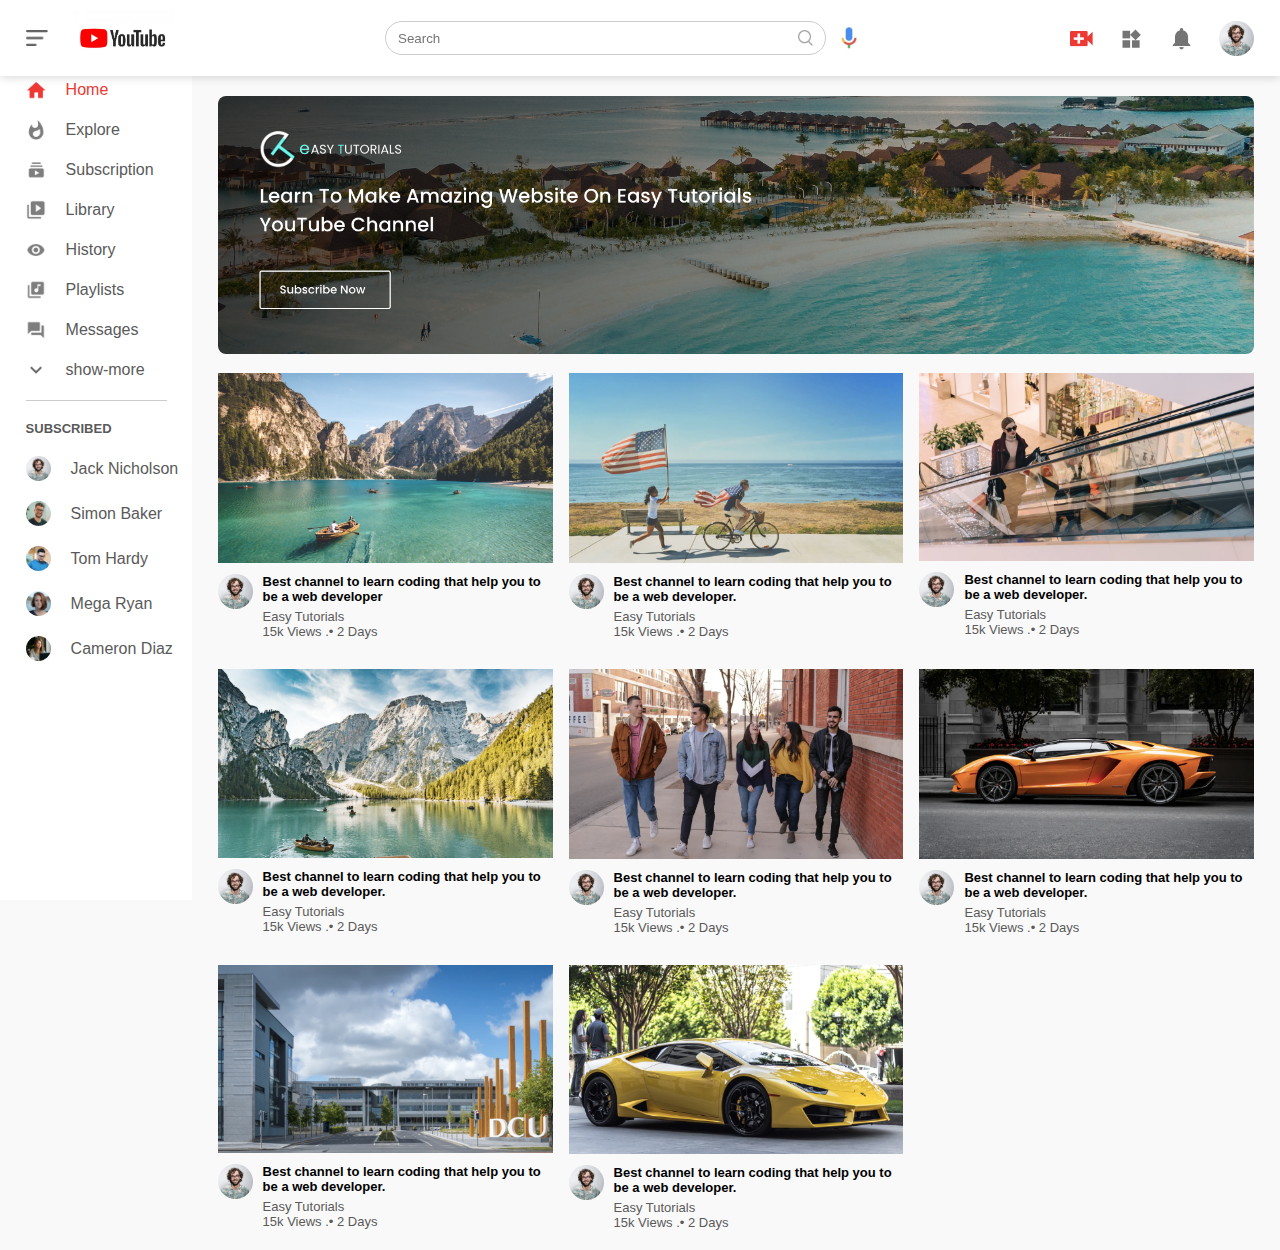
<file: project3/index.html>
<!DOCTYPE html>
<html lang="en">
<head>
    <meta charset="UTF-8">
    <meta http-equiv="X-UA-Compatible" content="IE=edge">
    <meta name="viewport" content="width=device-width, initial-scale=1.0">
    <title>Youtube Website</title>
    <link rel="stylesheet" href="style.css">
</head>
<body>

    <nav class="flex_div">
        <div class="nav-left flex_div">
            <img src="menu.png" class="menu-icon">
            <img src="youtubelogo.jpg" class="logo">
        </div>
        <div class="nav-middle flex_div">
            <div class="search-box flex_div">
                <input type="text" placeholder="Search">
                <img src="search.png">
            </div>
            <img src="voice-search.png" class="mic-icon">
        </div>
        <div class="nav-right flex_div">
        <img src="upload.png">
        <img src="more.png">
        <img src="notification.png">
        <img src="Jack.png" class="user-icon">
        </div>
    </nav>

    <!--Sidebar-->

    <div class="sidebar">
        <div class="shortcut_-links">
            <a href=""><img src="home.png"><p>Home</p></a>
            <a href=""><img src="explore.png"><p>Explore</p></a>
            <a href=""><img src="subscriprion.png"><p>Subscription</p></a>
            <a href=""><img src="library.png"><p>Library</p></a>
            <a href=""><img src="history.png"><p>History</p></a>
            <a href=""><img src="playlist.png"><p>Playlists</p></a>
            <a href=""><img src="messages.png"><p>Messages</p></a>
            <a href=""><img src="show-more.png"><p>show-more</p></a>
            <hr>
        </div>
        <div class="subscribed-list">
        <h3>SUBSCRIBED</h3>
        <a href=""><img src="Jack.png" ><p> Jack Nicholson</p></a>
        <a href=""><img src="simon.png" ><p>Simon Baker</p></a>
        <a href=""><img src="tom.png" ><p>Tom Hardy</p></a>
        <a href=""><img src="megan.png" ><p>Mega Ryan</p></a>
        <a href=""><img src="cameron.png" ><p>Cameron Diaz</p></a>
        </div>
    </div>

    <!--main-->
    <div class="container">
        <div class="banner">
            <img src="banner.png" alt="">
        </div>
        <div class="list-container">
            <div class="vid-list">
                <a href="play-video.html"><img src="thumbnail1.png" class="thumbnail1"></a>
                <div class="flex_div">
                    <img src="Jack.png">
                    <div class="vid-info">
                        <a href="play-video.html">Best channel to learn coding that help you to be a web developer</a>
                        <p>Easy Tutorials</p>
                        <p>15k Views .&bull; 2 Days</p>
                    </div>
                </div>
            </div>

            <div class="vid-list">
                <a href=""><img src="thumbnail2.png" class="thumbnail1"></a>
                <div class="flex_div">
                    <img src="Jack.png">
                    <div class="vid-info">
                        <a href="">Best channel to learn coding that help you to be a web developer.</a>
                        <p>Easy Tutorials</p>
                        <p>15k Views .&bull; 2 Days</p>
                    </div>
                </div>
            </div>

            <div class="vid-list">
                <a href=""><img src="thumbnail3.png" class="thumbnail1"></a>
                <div class="flex_div">
                    <img src="Jack.png">
                    <div class="vid-info">
                        <a href="">Best channel to learn coding that help you to be a web developer.</a>
                        <p>Easy Tutorials</p>
                        <p>15k Views .&bull; 2 Days</p>
                    </div>
                </div>
            </div>

            <div class="vid-list">
                <a href=""><img src="thumbnail4.png" class="thumbnail1"></a>
                <div class="flex_div">
                    <img src="Jack.png">
                    <div class="vid-info">
                        <a href="">Best channel to learn coding that help you to be a web developer.</a>
                        <p>Easy Tutorials</p>
                        <p>15k Views .&bull; 2 Days</p>
                    </div>
                </div>
            </div>

            <div class="vid-list">
                <a href=""><img src="thumbnail5.png" class="thumbnail1"></a>
                <div class="flex_div">
                    <img src="Jack.png">
                    <div class="vid-info">
                        <a href="">Best channel to learn coding that help you to be a web developer.</a>
                        <p>Easy Tutorials</p>
                        <p>15k Views .&bull; 2 Days</p>
                    </div>
                </div>
            </div>
            <div class="vid-list">
                <a href=""><img src="thumbnail6.png" class="thumbnail1"></a>
                <div class="flex_div">
                    <img src="Jack.png">
                    <div class="vid-info">
                        <a href="">Best channel to learn coding that help you to be a web developer.</a>
                        <p>Easy Tutorials</p>
                        <p>15k Views .&bull; 2 Days</p>
                    </div>
                </div>
            </div>

            <div class="vid-list">
                <a href=""><img src="thumbnail7.png" class="thumbnail1"></a>
                <div class="flex_div">
                    <img src="Jack.png">
                    <div class="vid-info">
                        <a href="">Best channel to learn coding that help you to be a web developer.</a>
                        <p>Easy Tutorials</p>
                        <p>15k Views .&bull; 2 Days</p>
                    </div>
                </div>
            </div>

            <div class="vid-list">
                <a href=""><img src="thumbnail8.png" class="thumbnail1"></a>
                <div class="flex_div">
                    <img src="Jack.png">
                    <div class="vid-info">
                        <a href="">Best channel to learn coding that help you to be a web developer.</a>
                        <p>Easy Tutorials</p>
                        <p>15k Views .&bull; 2 Days</p>
                    </div>
                </div>
            </div>

        </div>
    </div>




<script src="script.js"></script>
</body>
</html>
</file>
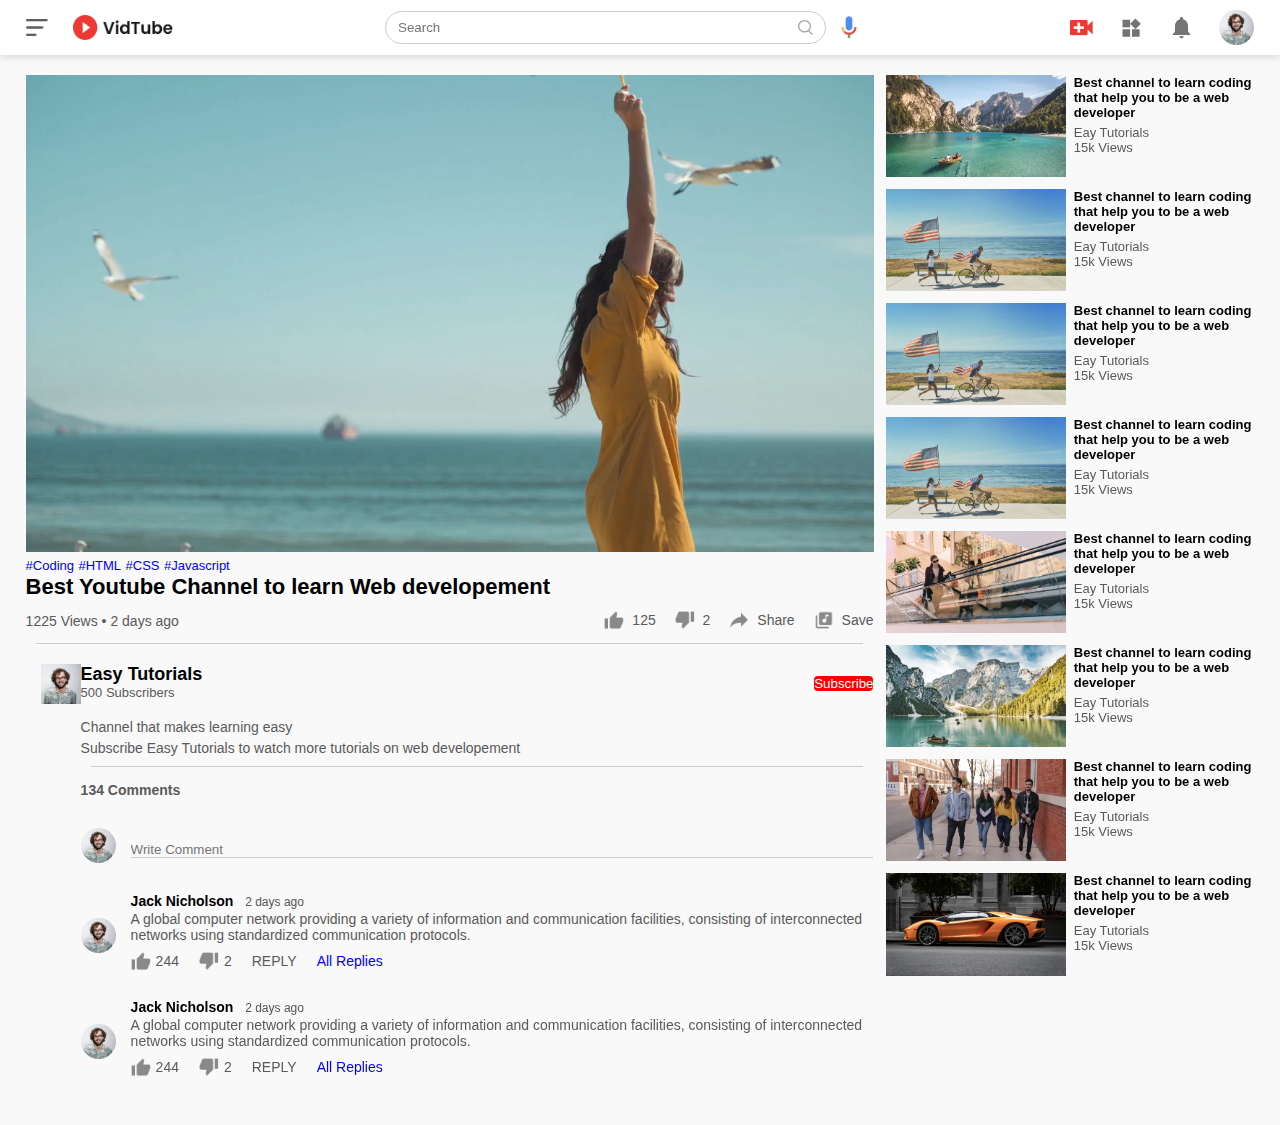
<file: project3/play-video.html>
<!DOCTYPE html>
<html lang="en">
<head>
    <meta charset="UTF-8">
    <meta http-equiv="X-UA-Compatible" content="IE=edge">
    <meta name="viewport" content="width=device-width, initial-scale=1.0">
    <title>Youtube Website</title>
    <link rel="stylesheet" href="style.css">
</head>
<body>
    <nav class="flex_div">
        <div class="nav-left flex_div">
            <img src="menu.png" class="menu-icon">
            <img src="logo.png" class="logo">
        </div>
        <div class="nav-middle flex_div">
            <div class="search-box flex_div">
                <input type="text" placeholder="Search">
                <img src="search.png">
            </div>
            <img src="voice-search.png" class="mic-icon">
        </div>
        <div class="nav-right flex_div">
        <img src="upload.png">
        <img src="more.png">
        <img src="notification.png">
        <img src="Jack.png" class="user-icon">
        </div>
    </nav>

    <div class="container play-container">
        <div class="row">
            <div class="play-video">
                <video  conytrols autoplay="1"& mute="1">
                    <source src="video.mp4" type="video/mp4">
                </video>

                <div class="tags">
                    <a href="">#Coding</a>
                    <a href="">#HTML</a>
                    <a href="">#CSS</a>
                    <a href="">#Javascript</a>
                </div>
                <h3>Best Youtube Channel to learn Web developement</h3>
                <div class="play-video-info">
                    <p>1225 Views &bull; 2 days ago</p>
                    <div>
                        <a href=""><img src="like.png">125</a>
                        <a href=""><img src="dislike.png">2</a>
                        <a href=""><img src="share.png">Share</a>
                        <a href=""><img src="save.png">Save</a>
                    </div>
                </div>
                <hr>
                <div class="plublisher">
                    <img src="Jack.png">
                    <div>
                        <p>Easy Tutorials</p>
                        <span>500 Subscribers</span>
                    </div>
                    <button type="button">Subscribe</button>
                </div>
                <div class="vid-description">
                    <p>Channel that makes learning easy</p>
                    <p>Subscribe Easy Tutorials to watch more tutorials on web developement</p>
                    <hr>
                    <h4>134 Comments</h4>
                    <div class="add-comment">
                        <img src="Jack.png">
                        <input type="text" placeholder="Write Comment">
                    </div>
                    <div class="old-comment">
                        <img src="Jack.png">
                        <div>
                            <h3>Jack Nicholson <span>2 days ago</span></h3> 
                            <p>A global computer network providing a variety of information and communication facilities, consisting of interconnected networks using standardized communication protocols.</p>
                            <div class="acomment-action">
                                <img src="like.png" >
                                <span>244</span>
                                <img src="dislike.png">
                                <span>2</span>
                                <span>REPLY</span>
                                <a href="">All Replies</a>
                            </div>
                        </div>
                    </div>

                    <div class="old-comment">
                        <img src="Jack.png">
                        <div>
                            <h3>Jack Nicholson <span>2 days ago</span></h3> 
                            <p>A global computer network providing a variety of information and communication facilities, consisting of interconnected networks using standardized communication protocols.</p>
                            <div class="acomment-action">
                                <img src="like.png" >
                                <span>244</span>
                                <img src="dislike.png">
                                <span>2</span>
                                <span>REPLY</span>
                                <a href="">All Replies</a>
                            </div>
                        </div>
                    </div>


                </div>
            </div>
            <div class="right-sidebar"> 
            <div class="side-video-list">
               <a href="" class="small-thumbnail"> <img src="thumbnail1.png"></a>
                <div class="vid-info">
                    <a href="">Best channel to learn coding that help you to be a web developer</a>
                    <p>Eay Tutorials</p>
                     <p>15k Views</p>
                </div>
            </div>
            <div class="side-video-list">
                <a href="" class="small-thumbnail"> <img src="thumbnail2.png"></a>
                 <div class="vid-info">
                     <a href="">Best channel to learn coding that help you to be a web developer</a>
                     <p>Eay Tutorials</p>
                      <p>15k Views</p>
                 </div>
             </div>
             <div class="side-video-list">
                <a href="" class="small-thumbnail"> <img src="thumbnail2.png"></a>
                 <div class="vid-info">
                     <a href="">Best channel to learn coding that help you to be a web developer</a>
                     <p>Eay Tutorials</p>
                      <p>15k Views</p>
                 </div>
             </div>
             <div class="side-video-list">
                <a href="" class="small-thumbnail"> <img src="thumbnail2.png"></a>
                 <div class="vid-info">
                     <a href="">Best channel to learn coding that help you to be a web developer</a>
                     <p>Eay Tutorials</p>
                      <p>15k Views</p>
                 </div>
             </div>
             <div class="side-video-list">
                <a href="" class="small-thumbnail"> <img src="thumbnail3.png"></a>
                 <div class="vid-info">
                     <a href="">Best channel to learn coding that help you to be a web developer</a>
                     <p>Eay Tutorials</p>
                      <p>15k Views</p>
                 </div>
             </div>
             <div class="side-video-list">
                <a href="" class="small-thumbnail"> <img src="thumbnail4.png"></a>
                 <div class="vid-info">
                     <a href="">Best channel to learn coding that help you to be a web developer</a>
                     <p>Eay Tutorials</p>
                      <p>15k Views</p>
                 </div>
             </div>

             <div class="side-video-list">
                <a href="" class="small-thumbnail"> <img src="thumbnail5.png"></a>
                 <div class="vid-info">
                     <a href="">Best channel to learn coding that help you to be a web developer</a>
                     <p>Eay Tutorials</p>
                      <p>15k Views</p>
                 </div>
             </div>

             <div class="side-video-list">
                <a href="" class="small-thumbnail"> <img src="thumbnail6.png"></a>
                 <div class="vid-info">
                     <a href="">Best channel to learn coding that help you to be a web developer</a>
                     <p>Eay Tutorials</p>
                      <p>15k Views</p>
                 </div>
             </div>
             </div>
        </div>
    </div>

</body>
</html>
</file>
<file: project3/style.css>
*{
    margin: 0;
    padding: 0;
    font-family: 'poppins',sans-serif;
    box-sizing: border-box;
}

a{
    text-decoration: none;
    color: #5a5a5a;
}

img{
    cursor: pointer;
}
.flex_div{
    display: flex;
    align-items: center;
}
nav{
    padding: 10px 2%;
    justify-content: space-between;
    box-shadow: 0 0 10px rgba(0, 0, 0,0.2) ;
    background: #fff;
    position: sticky;
    top: 0;
    z-index: 10;
}
.nav-right img{
    width: 25px;
    margin-right: 25px;

}
.nav-right .user-icon{
    width: 35px;
    border-radius: 50%;
    margin-right: 0;
}
.nav-left .menu-icon{
    width: 22px;
    margin-right: 25px;
}
.nav-left .logo{
    width: 100px;

}
.nav-middle .mic-icon{
    width: 16px;
}
.nav-middle .search-box{
    border: 1px solid #ccc;
    margin-right: 15px;
    padding: 8px 12px;
    border-radius: 25px;
}
.nav-middle .search-box input{
    width: 400px;
    border: 0;
    outline: 0;
    background: transparent;
}
.nav-middle .search-box img{
    width: 15px;

}

/* ----sidebar---- */

.sidebar{
    background: #fff;
    width: 15%;
    height: 100vh;
    position: fixed;
    top: 0;
    padding-left: 2%;
    padding-top: 80px;
}
.shortcut_-links a img{
    width: 20px;
    margin-right: 20px;
}
.shortcut_-links a{
    display: flex;
    align-items: center;
    margin-bottom: 20px;
    width: fit-content;
    flex-wrap: wrap;
}
.shortcut_-links a:first-child{
    color: #ed3833;
}
.sidebar hr{
    border: 0;
    height: 1px;
    background: #ccc;
    width: 85%;
}
.subscribed-list h3{
    font-size: 13px;
    margin: 20px 0;
    color: #5a5a5a;
}
.subscribed-list a{
    display: flex;
    align-items: center;
    margin-bottom: 20px;
    width: fit-content;
    flex-wrap: wrap;
}
.subscribed-list a img{
    width: 25px;
    border-radius: 50%;
    margin-right: 20px;
}
.small-sidebar{
    width: 5%;
}
.small-sidebar a p{
    display: none;
}
.small-sidebar h3{
    display: none;
}
.small-sidebar hr{
    width: 50%;
    margin-bottom: 25px;
}
/* -----main----- */
.container{
    background: #f9f9f9;
    padding-left: 17%;
    padding-right: 2%;
    padding-top: 20px;
    padding-bottom: 20px;
}
.large-container{
    padding-left: 7%;
}
.banner{
    width: 100%;
}
.banner img{
    width: 100%;
    border-radius: 8px;
}
.list-container{
    display: grid;
    grid-template-columns: repeat(auto-fit,minmax(250px,1fr));
    grid-column-gap: 16px;
    grid-row-gap: 30px;
    margin-top: 15px;
}
.vid-list .thumbnail1{
    width: 100%;
    border-radius: px;
}
.vid-list .flex_div{
    align-items: flex-start;
    margin-top: 7px;
}
.vid-list .flex_div img{
    width: 35px;
    margin-right: 10px;
    border-radius: 50%;
}
.vid-info{
    color: #5a5a5a;
    font-size: 13px;
}
.vid-info a{
    color: #000;
    font-weight: 600;
    display: block;
    margin-bottom: 5px;
}
@media (max-width:900px){
    .menu-icon{
        display: none;
    }
    .sidebar{
        display: none;
    }
    .container,.large-container{
        padding-left: 5%;
        padding-right: 5%;
    }
    .nav-right img{
        display: none;
    }
    .nav-right .user-icon{
        display: block;
        width: 30px;
    }
    .nav-middle .search-box input{
        width: 100px;
    }
    .nav-middle .mic-icon{
        display: none;
    }
    .logo{
        width: 90px;
    }
}

/* ----play video page----- */

.play-container{
    padding-left: 2%;
}

.row{
    display: flex;
    justify-content: space-between;
    flex-wrap: wrap;
}
.play-video{
    flex-basis: 69%;
}
.right-sidebar{
    flex-basis: 30%;
}
.play-video video{
    width: 100%;
}
.side-video-list{
    display: flex;
    justify-content: space-between;
    margin-bottom: 8px;
}
.side-video-list img{
    width: 100%;
}
.side-video-list .small-thumbnail{
    flex-basis: 49%;
}
.side-video-list .vid-info{
    flex-basis: 49%;
}
.play-video .tags a{
    color: #0000ff;
    font-size: 13px;
}
.play-video h3{
    font-weight: 600;
    font-size: 22px;
}
.play-video .play-video-info{
    display: flex;
    align-items: center;
    justify-content: space-between;
    flex-wrap: wrap;
    margin-top: 10px;
    font-size: 14px;
    color: #5a5a5a;
}
.play-video .play-video-info a img{
    width: 20px;
    margin-right: 8px;
}
.play-video .play-video-info a{
    display: inline flex;
    align-items: center;
    margin-left: 15px;
}
.play-video hr{
    border: 0;
    height: 1px;
    background: #ccc;
    margin: 10px;
}
.plublisher{

    display: flex;
    align-items: center;
    margin-top: 20px;
}
.plublisher div{
    flex: 1;
    line-height: 18px;
}
.plublisher img{
    width: 40px;
    border: 50%;
    margin-left: 15px;
}
.plublisher div p{
    color: #000;
    font-weight: 600;
    font-size: 18px;
}
.plublisher div span{
    font-size: 13px;
    color: #5a5a5a;
}

.plublisher button{
    background: red;
    color: #fff;
    padding: 8 px 30px;
    border: 0;
    outline: 0;
    border-radius: 4px;
    cursor: pointer;
}
.vid-description{
    padding-left: 55px;
    margin: 15px 0;
}
.vid-description p{
    font-size: 14px;
    margin-bottom: 5px;
    color: #5a5a5a;
}

.vid-description h4{
    font-size: 14px;
    color: #5a5a5a;
    margin-top: 15px;
}
.add-comment{
    display: flex;
    align-items: center;
    margin: 30px 0;
}
.add-comment img{
    width: 35px;
    border-radius: 50%;
    margin-right: 15px;
}
.add-comment input{
    border: 0;
    outline: 0;
    border-bottom: 1px solid #ccc;
    width: 100%;
    padding-top: 10px;
    background: transparent;

}
.old-comment{
    display: flex;
    align-items: center;
    margin: 20px 0;
}
.old-comment img{
    width: 35px;
    border-radius: 50%;
    margin-right: 15px;

}
.old-comment h3{
    font-size: 14px;
    margin-bottom: 2px;
}
.old-comment h3 span{
    font-size: 12px;
    color: #555;
    font-weight: 500;
    margin-left: 8px;
}
.old-comment .acomment-action{
    display: flex;
    align-items: center;
    margin: 8px 0;
    font-size: 14px;
}
.old-comment .acomment-action img{
    border-radius: 0;
    width: 20px;
    margin-right: 5px;
}
.old-comment .acomment-action span{
    margin-right: 20px;
    color: #5a5a5a;
}
.old-comment .acomment-action a{
    color: #0000ff;
}

@media (max-width:900px){
    .play-video{
        flex-basis: 100%;
    }
    .right-sidebar{
        flex-basis: 100%;
    }
    .play-container{
        padding-left: 5%;    }
    .vid-description{
        padding-left: 0;
    }
    .play-video .play-video-info a{
        margin-left: 0;
        margin-right: 15px;
        margin-top: 15px;
    }
}
</file>
